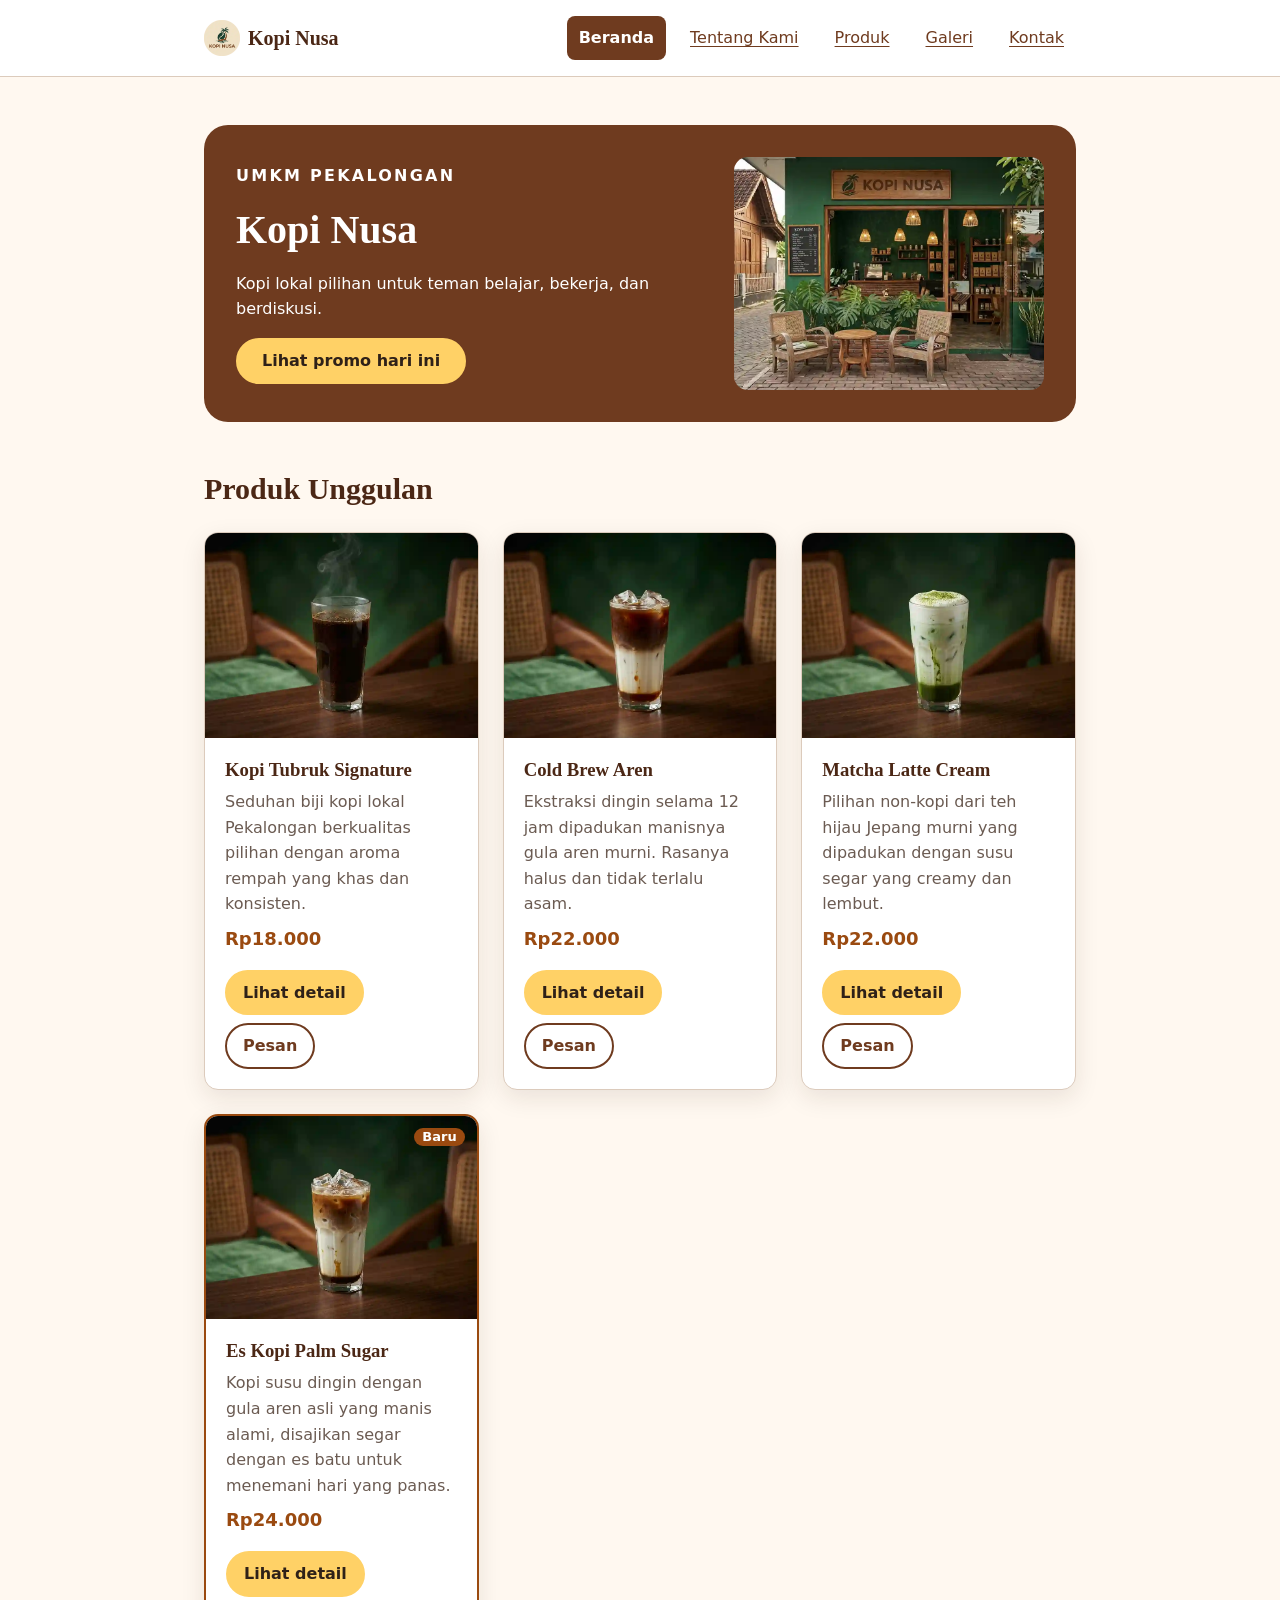
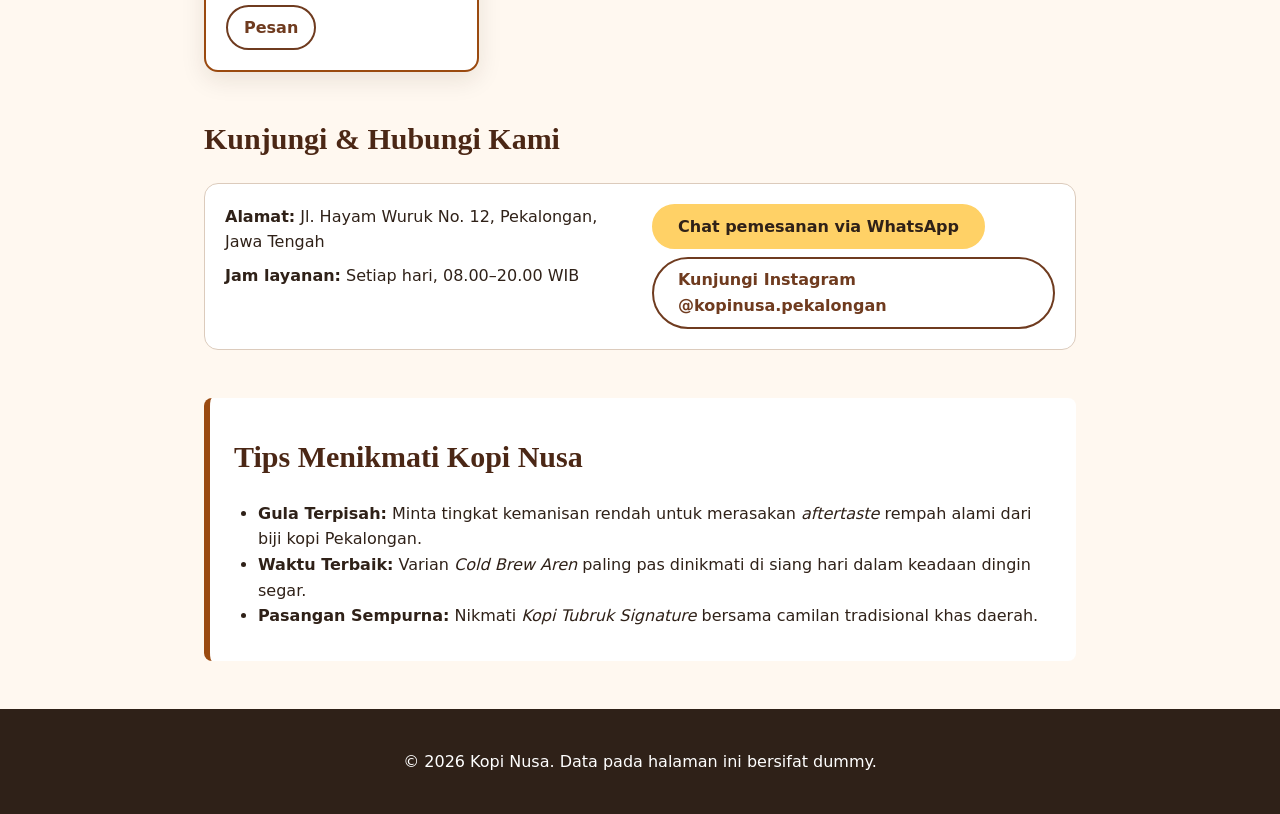
<file: index.html>
<!doctype html>
<html lang="id">

<head>
    <meta charset="utf-8" />
    <meta name="viewport" content="width=device-width, initial-scale=1" />
    <title>Kopi Nusa - Website UMKM</title>
    <link rel="stylesheet" href="css/style.css" />
    <link rel="icon" href="assets/images/logo_kopi_nusa_nw.webp" type="image/webp" />
    <script src="js/script.js" defer></script>

</head>

<body>
    <a class="skip-link" href="#konten">Lewati ke konten utama</a>
    <header class="site-header">
        <nav class="nav" aria-label="Navigasi utama">
            <a class="brand" href="index.html">
                <img class="brand-logo" src="assets/images/logo_kopi_nusa_nw.webp" width="72" height="72"
                    alt="Logo Kopi Nusa" />
                Kopi Nusa
            </a>
            <button class="nav-toggle" type="button" aria-label="Menu navigasi" aria-expanded="false"
                aria-controls="menu-utama">
                <span class="nav-toggle-icon" aria-hidden="true"></span>
            </button>
            <ul id="menu-utama">
                <li><a aria-current="page" href="index.html">Beranda</a></li>
                <li><a href="tentang.html">Tentang Kami</a></li>
                <li><a href="produk.html">Produk</a></li>
                <li><a href="galeri.html">Galeri</a></li>
                <li><a href="kontak.html">Kontak</a></li>
            </ul>
        </nav>
    </header>

    <main id="konten" class="page">

        <section class="hero" aria-labelledby="hero-title">
            <div class="hero-content">
                <p class="eyebrow">UMKM Pekalongan</p>
                <h1 id="hero-title">Kopi Nusa</h1>
                <p>Kopi lokal pilihan untuk teman belajar, bekerja, dan berdiskusi.</p>
                <button id="promoButton" type="button">Lihat promo hari ini</button>
            </div>
            <img class="hero-image" src="assets/images/view_depan_kopi_nusa_nw.webp" width="800" height="600"
                alt="Tampak depan kedai Kopi Nusa" />
        </section>

        <section class="produk-section" aria-labelledby="produk-title">
            <h2 id="produk-title">Produk Unggulan</h2>

            <div class="product-grid">
                <figure class="product-card">
                    <img class="product-photo" src="assets/images/kopi_tubruk_signature_nw.webp" width="800"
                        height="600" loading="lazy" alt="Segelas Kopi Tubruk Signature panas dengan uap mengepul" />
                    <figcaption class="product-body">
                        <h3>Kopi Tubruk Signature</h3>
                        <p class="desc">Seduhan biji kopi lokal Pekalongan berkualitas pilihan dengan aroma rempah yang
                            khas dan konsisten.</p>
                        <p class="price">Rp18.000</p>
                        <div class="card-actions">
                            <a class="card-link" href="produk.html"
                                aria-label="Lihat detail Kopi Tubruk Signature">Lihat detail</a>
                            <a class="card-link card-link-secondary" href="https://wa.me/6281234567890" target="_blank"
                                rel="noopener noreferrer"
                                aria-label="Pesan Kopi Tubruk Signature via WhatsApp">Pesan</a>
                        </div>
                    </figcaption>
                </figure>
                <figure class="product-card">
                    <img class="product-photo" src="assets/images/cold_brew_aren_nw.webp" width="800" height="600"
                        loading="lazy" alt="Segelas Cold Brew Aren dengan es batu" />
                    <figcaption class="product-body">
                        <h3>Cold Brew Aren</h3>
                        <p class="desc">Ekstraksi dingin selama 12 jam dipadukan manisnya gula aren murni. Rasanya halus
                            dan tidak terlalu asam.</p>
                        <p class="price">Rp22.000</p>
                        <div class="card-actions">
                            <a class="card-link" href="produk.html" aria-label="Lihat detail Cold Brew Aren">Lihat
                                detail</a>
                            <a class="card-link card-link-secondary" href="https://wa.me/6281234567890" target="_blank"
                                rel="noopener noreferrer" aria-label="Pesan Cold Brew Aren via WhatsApp">Pesan</a>
                        </div>
                    </figcaption>
                </figure>
                <figure class="product-card">
                    <img class="product-photo" src="assets/images/matcha_latte_cream_nw.webp" width="800" height="600"
                        loading="lazy" alt="Segelas Matcha Latte Cream dengan lapisan krim lembut" />
                    <figcaption class="product-body">
                        <h3>Matcha Latte Cream</h3>
                        <p class="desc">Pilihan non-kopi dari teh hijau Jepang murni yang dipadukan dengan susu segar
                            yang creamy dan lembut.</p>
                        <p class="price">Rp22.000</p>
                        <div class="card-actions">
                            <a class="card-link" href="produk.html" aria-label="Lihat detail Matcha Latte Cream">Lihat
                                detail</a>
                            <a class="card-link card-link-secondary" href="https://wa.me/6281234567890" target="_blank"
                                rel="noopener noreferrer" aria-label="Pesan Matcha Latte Cream via WhatsApp">Pesan</a>
                        </div>
                    </figcaption>
                </figure>
                <figure class="product-card product-card-new">
                    <img class="product-photo" src="assets/images/es_kopi_palm_sugar_nw.webp" width="800" height="600"
                        loading="lazy" alt="Segelas Es Kopi Palm Sugar dengan gradasi gula aren dan es batu" />
                    <figcaption class="product-body">
                        <h3>Es Kopi Palm Sugar <span class="product-badge">Baru</span></h3>
                        <p class="desc">Kopi susu dingin dengan gula aren asli yang manis alami, disajikan segar dengan
                            es batu untuk menemani hari yang panas.</p>
                        <p class="price">Rp24.000</p>
                        <div class="card-actions">
                            <a class="card-link" href="produk.html" aria-label="Lihat detail Es Kopi Palm Sugar">Lihat
                                detail</a>
                            <a class="card-link card-link-secondary" href="https://wa.me/6281234567890" target="_blank"
                                rel="noopener noreferrer" aria-label="Pesan Es Kopi Palm Sugar via WhatsApp">Pesan</a>
                        </div>
                    </figcaption>
                </figure>
            </div>
        </section>

        <section id="kontak" class="kontak-section" aria-labelledby="kontak-title">
            <h2 id="kontak-title">Kunjungi &amp; Hubungi Kami</h2>
            <div class="kontak-box">
                <div class="kontak-info">
                    <p><strong>Alamat:</strong> Jl. Hayam Wuruk No. 12, Pekalongan, Jawa Tengah</p>
                    <p><strong>Jam layanan:</strong> Setiap hari, 08.00–20.00 WIB</p>
                </div>
                <div class="kontak-aksi">
                    <a class="kontak-link" href="https://wa.me/6281234567890" target="_blank"
                        rel="noopener noreferrer">Chat pemesanan via WhatsApp</a>
                    <a class="kontak-link kontak-link-ig" href="https://instagram.com/kopinusa.pekalongan"
                        target="_blank" rel="noopener noreferrer">Kunjungi Instagram @kopinusa.pekalongan</a>
                </div>
            </div>
        </section>

        <aside class="tips-section" aria-labelledby="tips-title">
            <h2 id="tips-title">Tips Menikmati Kopi Nusa</h2>
            <ul class="tips-list">
                <li><strong>Gula Terpisah:</strong> Minta tingkat kemanisan rendah untuk merasakan <em>aftertaste</em>
                    rempah
                    alami dari biji kopi Pekalongan.</li>
                <li><strong>Waktu Terbaik:</strong> Varian <em>Cold Brew Aren</em> paling pas dinikmati di siang hari
                    dalam keadaan dingin segar.</li>
                <li><strong>Pasangan Sempurna:</strong> Nikmati <em>Kopi Tubruk Signature</em> bersama camilan
                    tradisional khas daerah.</li>
            </ul>
        </aside>

    </main>
    <footer class="site-footer">
        <p>&copy; 2026 Kopi Nusa. Data pada halaman ini bersifat dummy.</p>
    </footer>


</body>

</html>
</file>
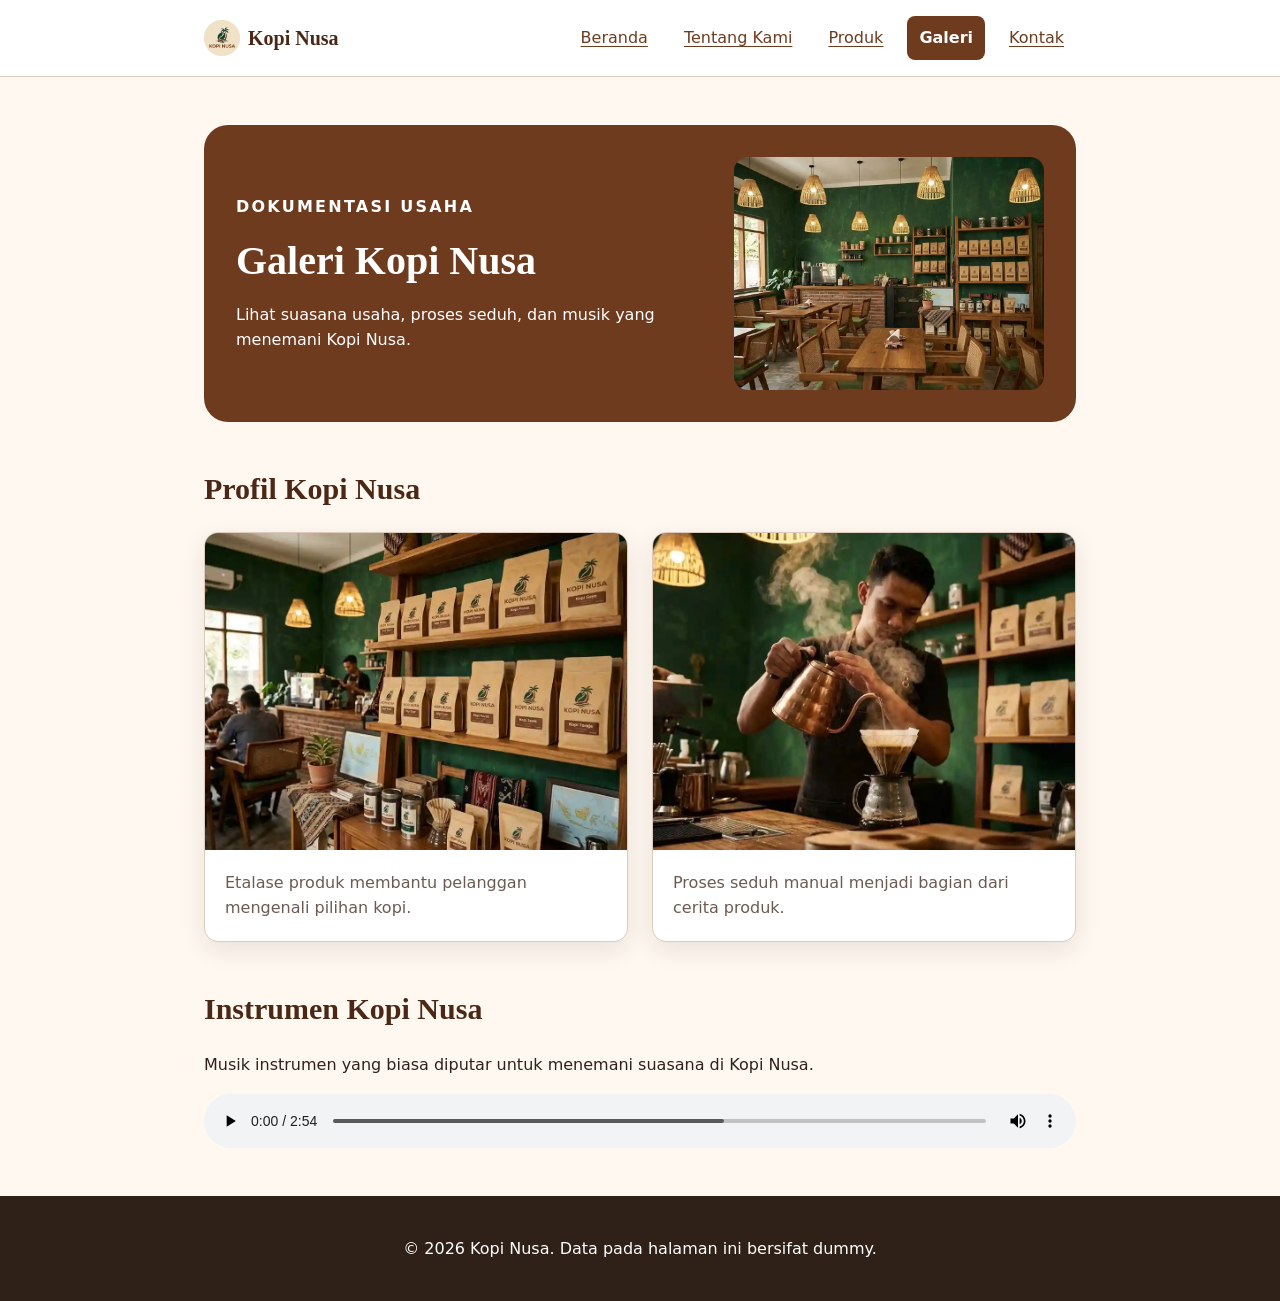
<file: galeri.html>
<!doctype html>
<html lang="id">

<head>
    <meta charset="utf-8" />
    <meta name="viewport" content="width=device-width, initial-scale=1" />
    <title>Galeri Kopi Nusa - Website UMKM</title>
    <link rel="stylesheet" href="css/style.css" />
    <link rel="icon" href="assets/images/logo_kopi_nusa_nw.webp" type="image/webp" />
    <script src="js/script.js" defer></script>
</head>

<body>
    <a class="skip-link" href="#konten">Lewati ke konten utama</a>
    <header class="site-header">
        <nav class="nav" aria-label="Navigasi utama">
            <a class="brand" href="index.html">
                <img class="brand-logo" src="assets/images/logo_kopi_nusa_nw.webp" width="72" height="72"
                    alt="Logo Kopi Nusa" />
                Kopi Nusa
            </a>
            <button class="nav-toggle" type="button" aria-label="Menu navigasi" aria-expanded="false"
                aria-controls="menu-utama">
                <span class="nav-toggle-icon" aria-hidden="true"></span>
            </button>
            <ul id="menu-utama">
                <li><a href="index.html">Beranda</a></li>
                <li><a href="tentang.html">Tentang Kami</a></li>
                <li><a href="produk.html">Produk</a></li>
                <li><a aria-current="page" href="galeri.html">Galeri</a></li>
                <li><a href="kontak.html">Kontak</a></li>
            </ul>
        </nav>
    </header>
    <main id="konten" class="page">
        <section class="hero" aria-labelledby="galeri-title">
            <div class="hero-content">
                <p class="eyebrow">Dokumentasi Usaha</p>
                <h1 id="galeri-title">Galeri Kopi Nusa</h1>
                <p>Lihat suasana usaha, proses seduh, dan musik yang menemani Kopi Nusa.</p>
            </div>
            <img class="hero-image" src="assets/images/suasana_kopi_nusa_nw.webp" width="800" height="600"
                alt="Suasana di dalam kedai Kopi Nusa" />
        </section>
        <section aria-labelledby="media-title">
            <h2 id="media-title">Profil Kopi Nusa</h2>
            <div class="gallery-grid">
                <figure class="media-card">
                    <img src="assets/images/etalase_produk.webp" width="800" height="600" loading="lazy"
                        alt="Etalase Kopi Nusa berisi kemasan kopi lokal" />
                    <figcaption>Etalase produk membantu pelanggan mengenali pilihan kopi.</figcaption>
                </figure>
                <figure class="media-card">
                    <img src="assets/images/foto_barista.webp" width="800" height="600" loading="lazy"
                        alt="Barista menuang air panas ke dripper kopi" />
                    <figcaption>Proses seduh manual menjadi bagian dari cerita produk.</figcaption>
                </figure>
            </div>
        </section>
        <section aria-labelledby="instrumen-title">
            <h2 id="instrumen-title">Instrumen Kopi Nusa</h2>
            <p id="instrumen-note">Musik instrumen yang biasa diputar untuk menemani suasana di Kopi Nusa.</p>
            <audio controls aria-describedby="instrumen-note" src="assets/audio/kopi_nusa_instrumen.mp3">
                Browser Anda tidak mendukung pemutar audio.
            </audio>
        </section>
    </main>
    <footer class="site-footer">
        <p>&copy; 2026 Kopi Nusa. Data pada halaman ini bersifat dummy.</p>
    </footer>

</body>

</html>
</file>
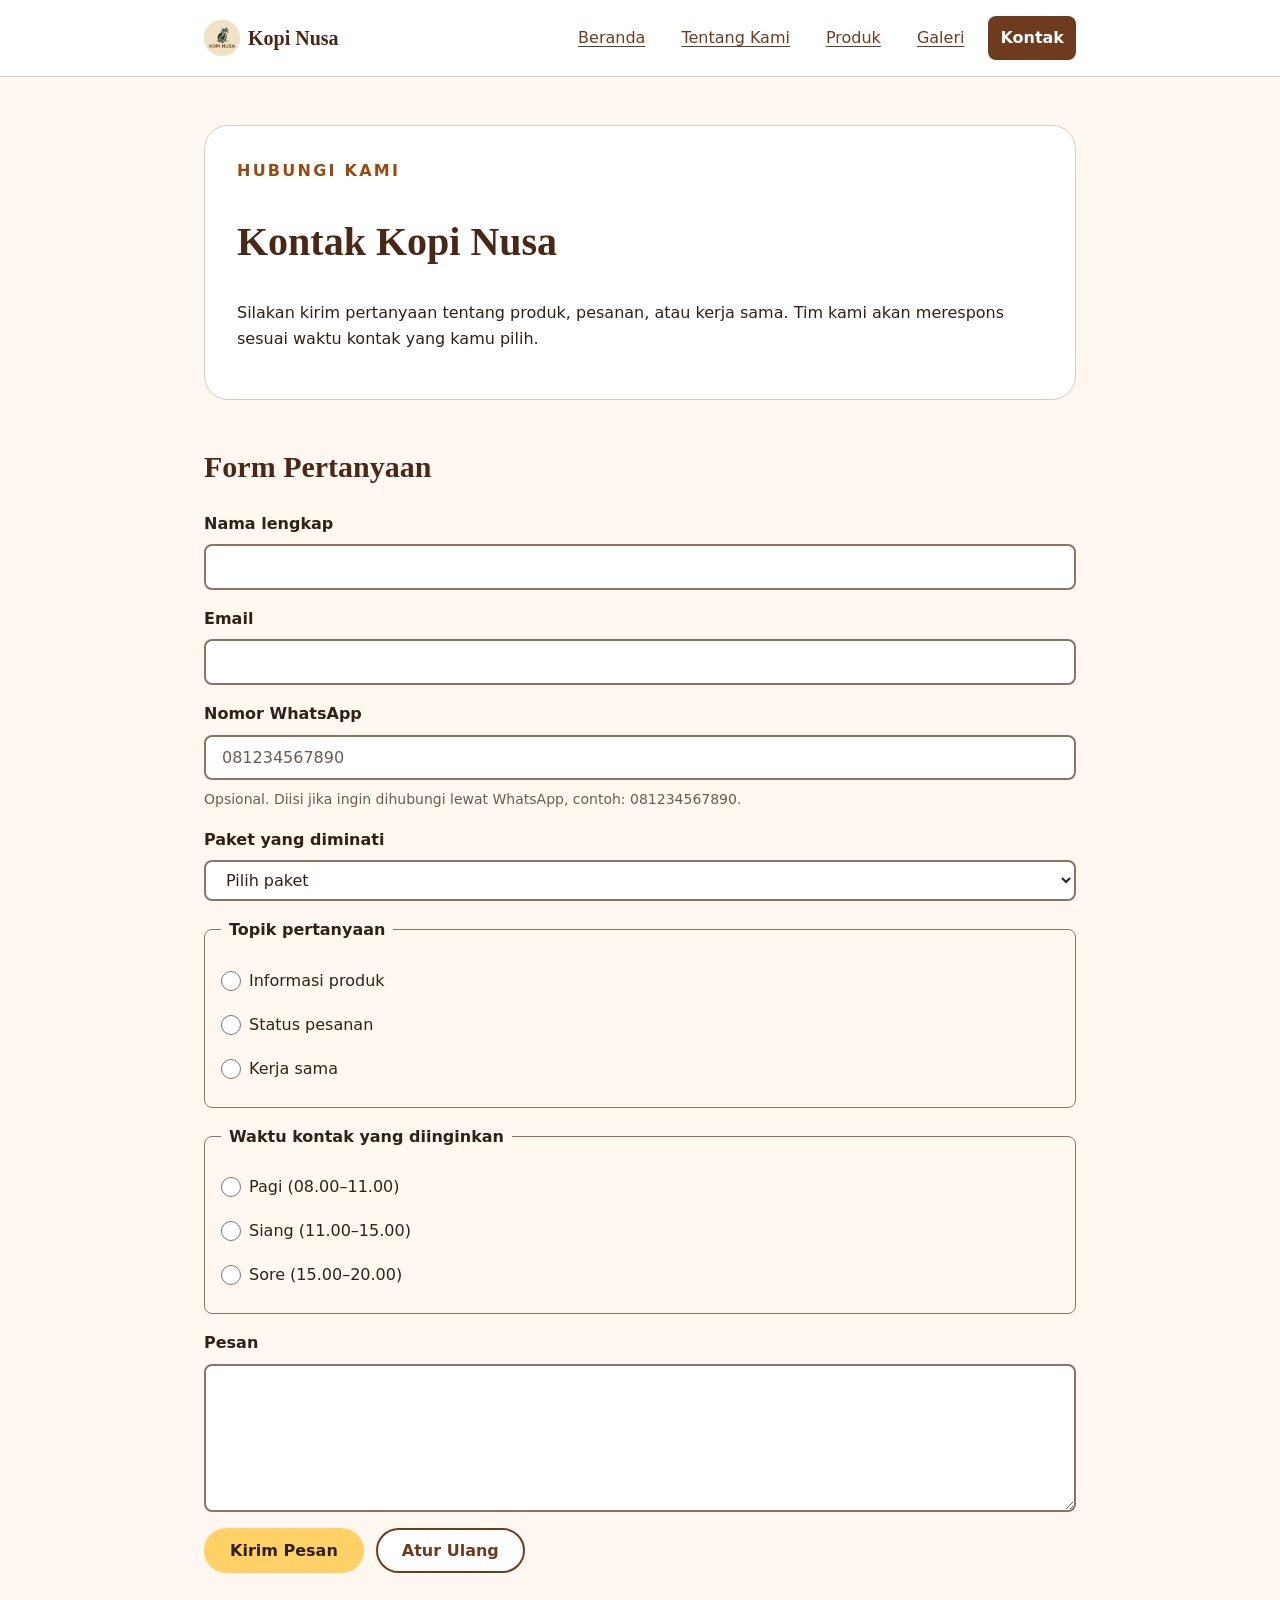
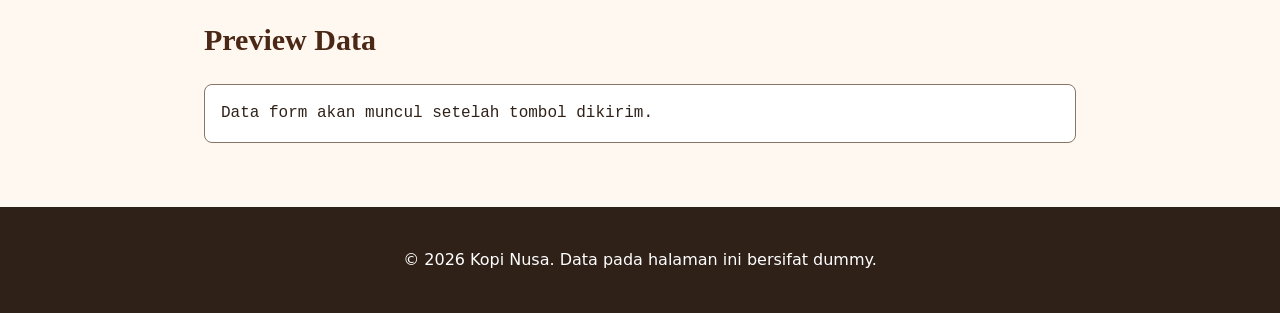
<file: kontak.html>
<!doctype html>
<html lang="id">

<head>
    <meta charset="utf-8" />
    <meta name="viewport" content="width=device-width, initial-scale=1" />
    <title>Kontak Kopi Nusa - Website UMKM</title>
    <link rel="stylesheet" href="css/style.css" />
    <link rel="icon" href="assets/images/logo_kopi_nusa_nw.webp" type="image/webp" />
    <script src="js/form.js" defer></script>
    <script src="js/script.js" defer></script>
</head>

<body>
    <a class="skip-link" href="#konten">Lewati ke konten utama</a>
    <header class="site-header">
        <nav class="nav" aria-label="Navigasi utama">
            <a class="brand" href="index.html">
                <img class="brand-logo" src="assets/images/logo_kopi_nusa_nw.webp" width="72" height="72"
                    alt="Logo Kopi Nusa" />
                Kopi Nusa
            </a>
            <button class="nav-toggle" type="button" aria-label="Menu navigasi" aria-expanded="false"
                aria-controls="menu-utama">
                <span class="nav-toggle-icon" aria-hidden="true"></span>
            </button>
            <ul id="menu-utama">
                <li><a href="index.html">Beranda</a></li>
                <li><a href="tentang.html">Tentang Kami</a></li>
                <li><a href="produk.html">Produk</a></li>
                <li><a href="galeri.html">Galeri</a></li>
                <li><a aria-current="page" href="kontak.html">Kontak</a></li>
            </ul>
        </nav>
    </header>
    <main id="konten" class="page">

        <section class="page-hero" aria-labelledby="kontak-hero-title">
            <p class="eyebrow">Hubungi Kami</p>
            <h1 id="kontak-hero-title">Kontak Kopi Nusa</h1>
            <p>Silakan kirim pertanyaan tentang produk, pesanan, atau kerja sama. Tim kami akan merespons sesuai
                waktu kontak yang kamu pilih.</p>
        </section>

        <section aria-labelledby="form-title">
            <h2 id="form-title">Form Pertanyaan</h2>

            <form id="form-kontak" action="#" method="post">
                <div class="field">
                    <label for="nama">Nama lengkap</label>
                    <input id="nama" name="nama" type="text" autocomplete="name" required minlength="3" />
                </div>

                <div class="field">
                    <label for="email">Email</label>
                    <input id="email" name="email" type="email" autocomplete="email" required />
                </div>

                <div class="field">
                    <label for="telepon">Nomor WhatsApp</label>
                    <input id="telepon" name="telepon" type="tel" autocomplete="tel" inputmode="tel"
                        placeholder="081234567890" aria-describedby="telepon-hint" />
                    <p id="telepon-hint" class="hint">Opsional. Diisi jika ingin dihubungi lewat WhatsApp, contoh:
                        081234567890.</p>
                </div>

                <div class="field">
                    <label for="paket">Paket yang diminati</label>
                    <select id="paket" name="paket" required>
                        <option value="">Pilih paket</option>
                        <option value="rumahan">Paket rumahan</option>
                        <option value="kantor">Paket kantor</option>
                        <option value="reseller">Paket reseller</option>
                    </select>
                </div>

                <fieldset>
                    <legend>Topik pertanyaan</legend>
                    <label><input type="radio" name="topik" value="produk" required /> Informasi produk</label>
                    <label><input type="radio" name="topik" value="pesanan" /> Status pesanan</label>
                    <label><input type="radio" name="topik" value="kerja-sama" /> Kerja sama</label>
                </fieldset>

                <fieldset>
                    <legend>Waktu kontak yang diinginkan</legend>
                    <label><input type="radio" name="waktu" value="pagi" /> Pagi (08.00–11.00)</label>
                    <label><input type="radio" name="waktu" value="siang" /> Siang (11.00–15.00)</label>
                    <label><input type="radio" name="waktu" value="sore" /> Sore (15.00–20.00)</label>
                </fieldset>

                <div class="field">
                    <label for="pesan">Pesan</label>
                    <textarea id="pesan" name="pesan" rows="5" required minlength="10"></textarea>
                </div>

                <div class="form-actions">
                    <button type="submit">Kirim Pesan</button>
                    <button class="button-secondary" type="reset">Atur Ulang</button>
                </div>
            </form>
        </section>

        <section aria-labelledby="preview-title">
            <h2 id="preview-title">Preview Data</h2>
            <pre id="preview-form" aria-live="polite">Data form akan muncul setelah tombol dikirim.</pre>
        </section>

    </main>
    <footer class="site-footer">
        <p>&copy; 2026 Kopi Nusa. Data pada halaman ini bersifat dummy.</p>
    </footer>

</body>

</html>
</file>
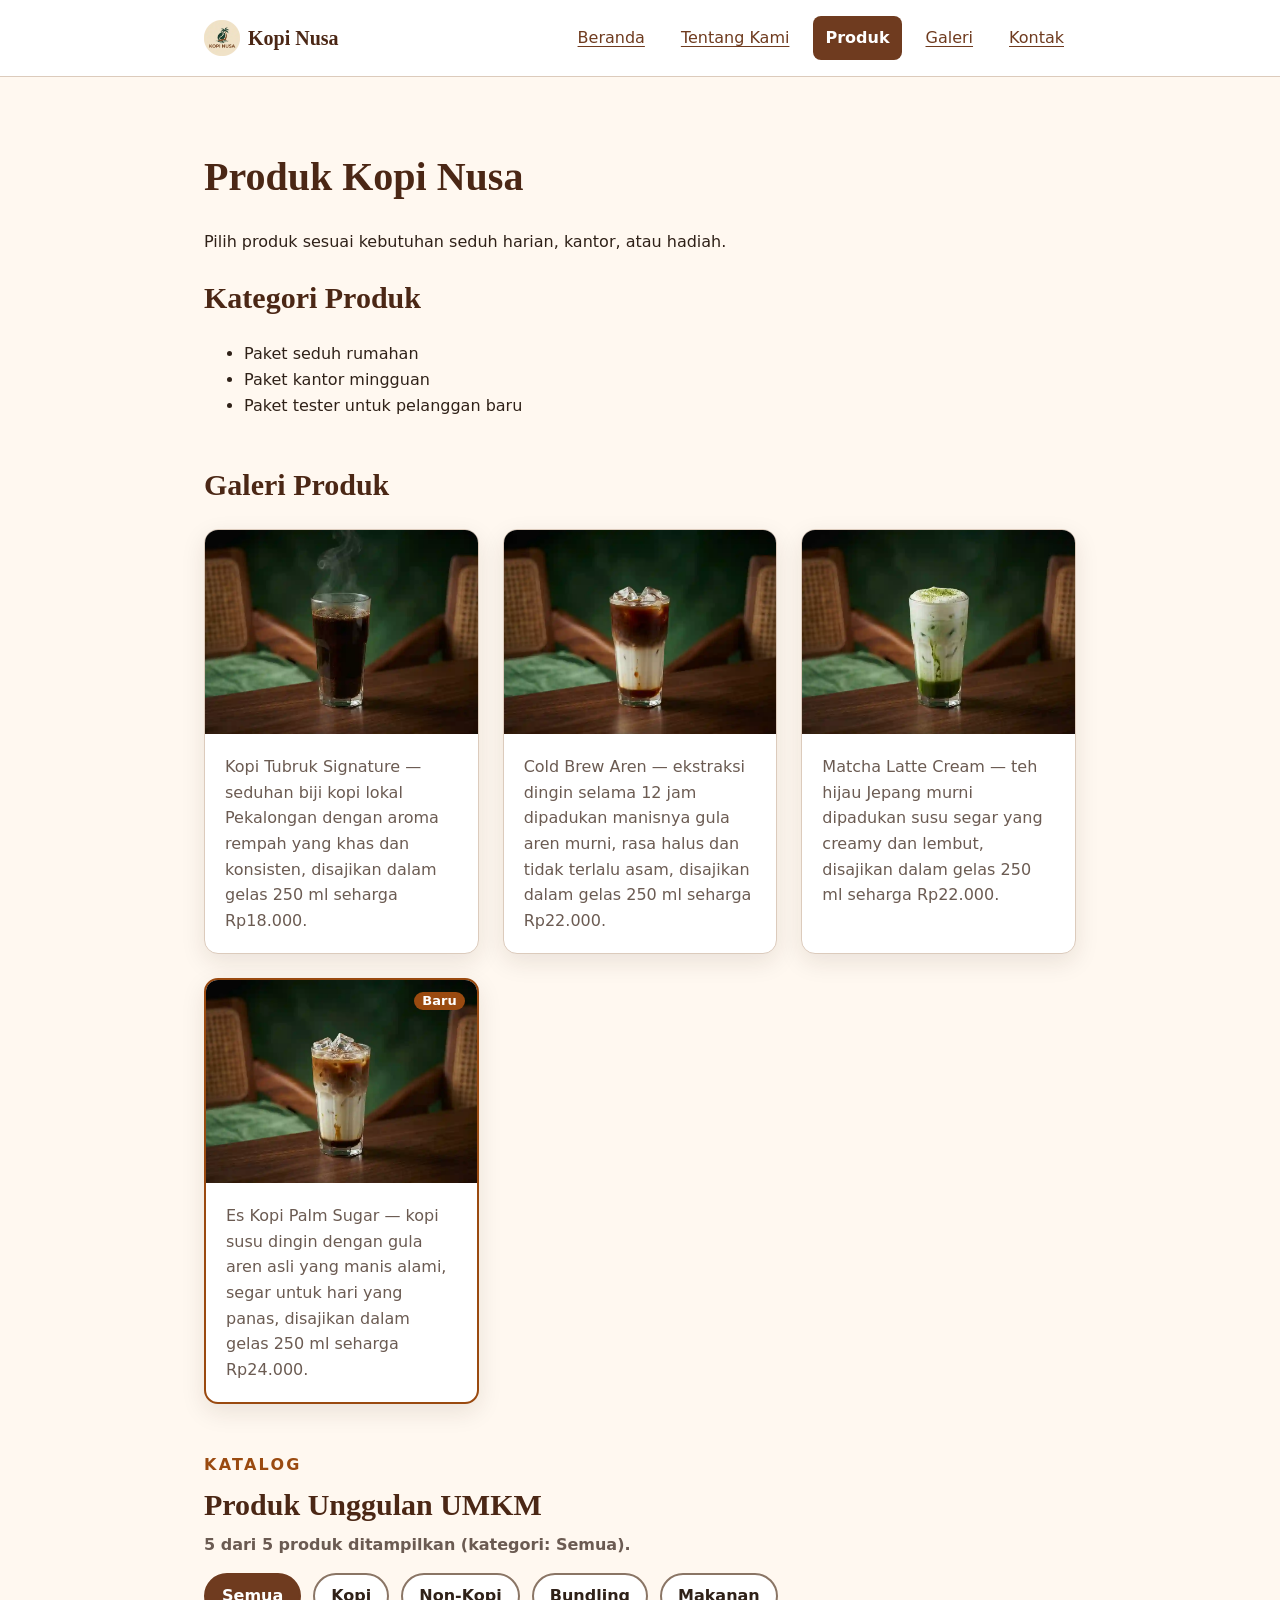
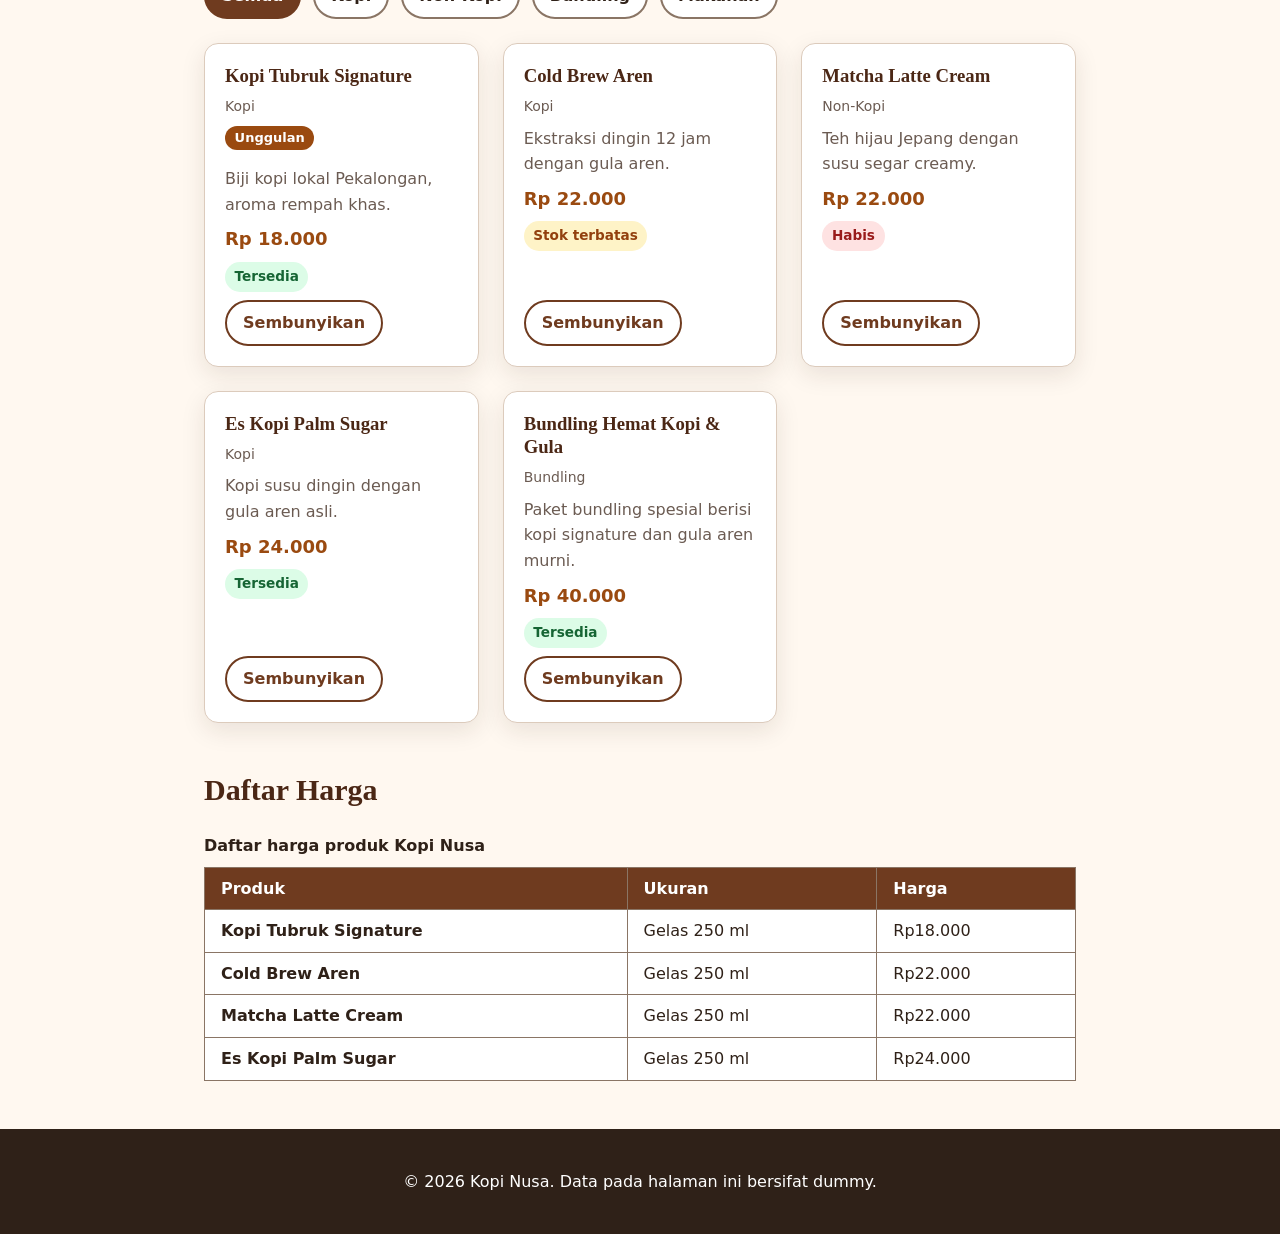
<file: produk.html>
<!doctype html>
<html lang="id">

<head>
    <meta charset="utf-8" />
    <meta name="viewport" content="width=device-width, initial-scale=1" />
    <title>Produk Kopi Nusa - Website UMKM</title>
    <link rel="stylesheet" href="css/style.css" />
    <link rel="icon" href="assets/images/logo_kopi_nusa_nw.webp" type="image/webp" />
    <script src="js/script.js" defer></script>
    <script src="js/app.js" defer></script>
</head>

<body>
    <a class="skip-link" href="#konten">Lewati ke konten utama</a>
    <header class="site-header">
        <nav class="nav" aria-label="Navigasi utama">
            <a class="brand" href="index.html">
                <img class="brand-logo" src="assets/images/logo_kopi_nusa_nw.webp" width="72" height="72"
                    alt="Logo Kopi Nusa" />
                Kopi Nusa
            </a>
            <button class="nav-toggle" type="button" aria-label="Menu navigasi" aria-expanded="false"
                aria-controls="menu-utama">
                <span class="nav-toggle-icon" aria-hidden="true"></span>
            </button>
            <ul id="menu-utama">
                <li><a href="index.html">Beranda</a></li>
                <li><a href="tentang.html">Tentang Kami</a></li>
                <li><a aria-current="page" href="produk.html">Produk</a></li>
                <li><a href="galeri.html">Galeri</a></li>
                <li><a href="kontak.html">Kontak</a></li>
            </ul>
        </nav>
    </header>
    <main id="konten" class="page">
        <h1>Produk Kopi Nusa</h1>
        <p>Pilih produk sesuai kebutuhan seduh harian, kantor, atau hadiah.</p>

        <section aria-labelledby="kategori-title">
            <h2 id="kategori-title">Kategori Produk</h2>
            <ul>
                <li>Paket seduh rumahan</li>
                <li>Paket kantor mingguan</li>
                <li>Paket tester untuk pelanggan baru</li>
            </ul>
        </section>

        <section class="product-gallery" aria-labelledby="galeri-produk-title">
            <h2 id="galeri-produk-title">Galeri Produk</h2>

            <div class="product-grid">
                <figure class="product-card">
                    <img src="assets/images/kopi_tubruk_signature_nw.webp" width="800" height="600" loading="lazy"
                        alt="Segelas Kopi Tubruk Signature panas dengan uap mengepul" />
                    <figcaption class="product-body">Kopi Tubruk Signature — seduhan biji kopi lokal Pekalongan dengan
                        aroma rempah yang khas dan konsisten, disajikan dalam gelas 250 ml seharga Rp18.000.
                    </figcaption>
                </figure>

                <figure class="product-card">
                    <img src="assets/images/cold_brew_aren_nw.webp" width="800" height="600" loading="lazy"
                        alt="Segelas Cold Brew Aren dengan es batu" />
                    <figcaption class="product-body">Cold Brew Aren — ekstraksi dingin selama 12 jam dipadukan manisnya
                        gula aren murni, rasa halus dan tidak terlalu asam, disajikan dalam gelas 250 ml seharga
                        Rp22.000.</figcaption>
                </figure>

                <figure class="product-card">
                    <img src="assets/images/matcha_latte_cream_nw.webp" width="800" height="600" loading="lazy"
                        alt="Segelas Matcha Latte Cream dengan lapisan krim lembut" />
                    <figcaption class="product-body">Matcha Latte Cream — teh hijau Jepang murni dipadukan susu segar
                        yang creamy dan lembut, disajikan dalam gelas 250 ml seharga Rp22.000.</figcaption>
                </figure>

                <figure class="product-card product-card-new">
                    <img src="assets/images/es_kopi_palm_sugar_nw.webp" width="800" height="600" loading="lazy"
                        alt="Segelas Es Kopi Palm Sugar dengan gradasi gula aren dan es batu" />
                    <figcaption class="product-body"><span class="product-badge">Baru</span> Es Kopi Palm Sugar — kopi
                        susu dingin dengan gula aren asli yang manis alami, segar untuk hari yang panas, disajikan dalam
                        gelas 250 ml seharga Rp24.000.</figcaption>
                </figure>
            </div>
        </section>

        <section class="product-section" aria-labelledby="produk-title">
            <div class="section-heading">
                <p class="eyebrow">Katalog</p>
                <h2 id="produk-title">Produk Unggulan UMKM</h2>
                <p id="produk-status" class="produk-status" aria-live="polite">Produk belum dimuat.</p>
            </div>

            <div class="filter-bar" role="group" aria-label="Filter kategori produk">
                <button type="button" class="filter-button is-active" data-filter="Semua"
                    aria-pressed="true">Semua</button>
                <button type="button" class="filter-button" data-filter="Kopi" aria-pressed="false">Kopi</button>
                <button type="button" class="filter-button" data-filter="Non-Kopi"
                    aria-pressed="false">Non-Kopi</button>
                <button type="button" class="filter-button" data-filter="Bundling"
                    aria-pressed="false">Bundling</button>
                <button type="button" class="filter-button" data-filter="Makanan" aria-pressed="false">Makanan</button>
            </div>

            <div id="produk-grid" class="product-grid"></div>
        </section>

        <section aria-labelledby="harga-title">
            <h2 id="harga-title">Daftar Harga</h2>
            <div class="table-scroll" role="region" aria-labelledby="daftar-harga-caption" tabindex="0">
                <table>
                    <caption id="daftar-harga-caption">Daftar harga produk Kopi Nusa</caption>
                    <thead>
                        <tr>
                            <th scope="col">Produk</th>
                            <th scope="col">Ukuran</th>
                            <th scope="col">Harga</th>
                        </tr>
                    </thead>
                    <tbody>
                        <tr>
                            <th scope="row">Kopi Tubruk Signature</th>
                            <td>Gelas 250 ml</td>
                            <td>Rp18.000</td>
                        </tr>
                        <tr>
                            <th scope="row">Cold Brew Aren</th>
                            <td>Gelas 250 ml</td>
                            <td>Rp22.000</td>
                        </tr>
                        <tr>
                            <th scope="row">Matcha Latte Cream</th>
                            <td>Gelas 250 ml</td>
                            <td>Rp22.000</td>
                        </tr>
                        <tr>
                            <th scope="row">Es Kopi Palm Sugar</th>
                            <td>Gelas 250 ml</td>
                            <td>Rp24.000</td>
                        </tr>
                    </tbody>
                </table>
            </div>
        </section>
    </main>
    <footer class="site-footer">
        <p>&copy; 2026 Kopi Nusa. Data pada halaman ini bersifat dummy.</p>
    </footer>

</body>

</html>
</file>
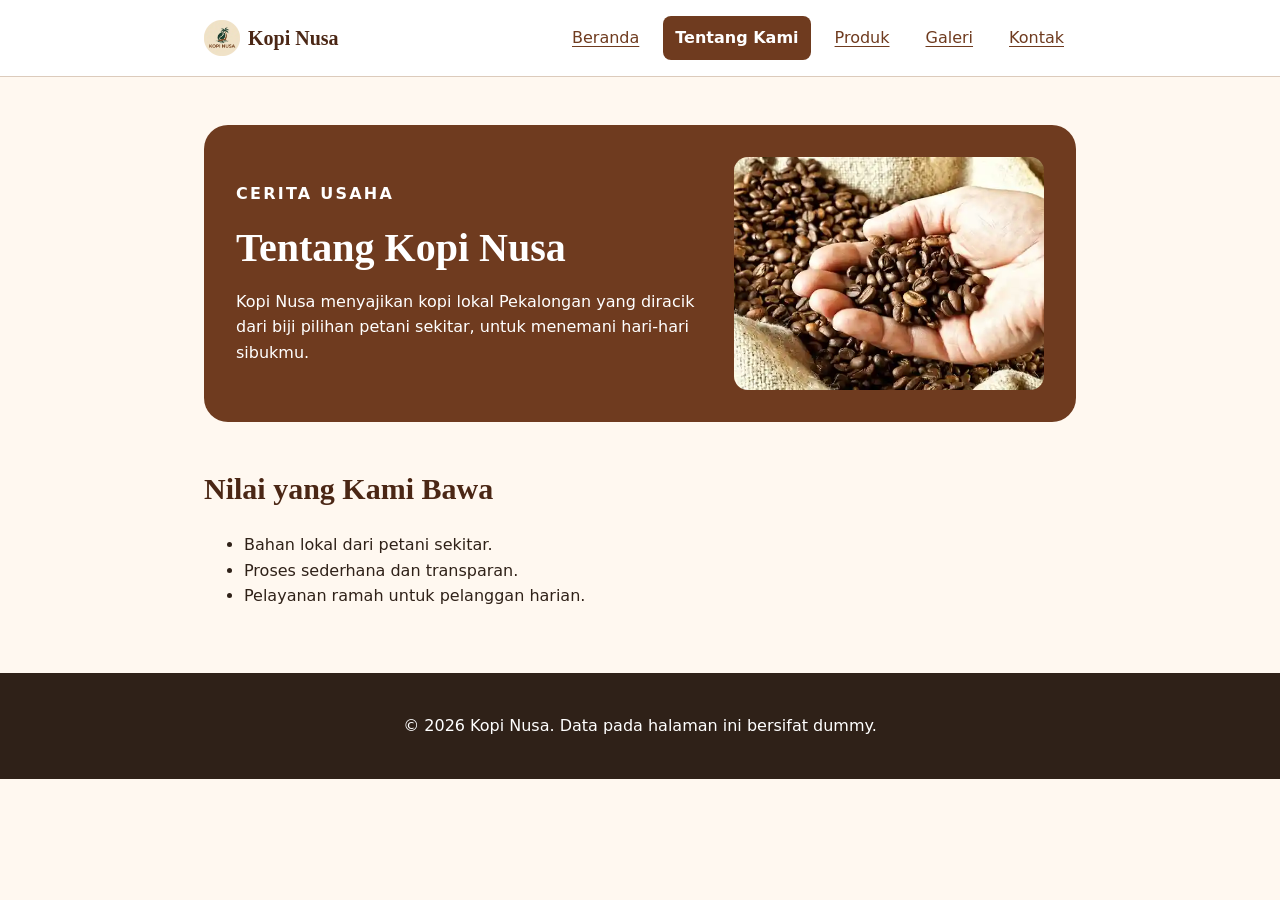
<file: tentang.html>
<!doctype html>
<html lang="id">

<head>
    <meta charset="utf-8" />
    <meta name="viewport" content="width=device-width, initial-scale=1" />
    <title>Tentang Kopi Nusa - Website UMKM</title>
    <link rel="stylesheet" href="css/style.css" />
    <link rel="icon" href="assets/images/logo_kopi_nusa_nw.webp" type="image/webp" />
    <script src="js/script.js" defer></script>
</head>

<body>
    <a class="skip-link" href="#konten">Lewati ke konten utama</a>
    <header class="site-header">
        <nav class="nav" aria-label="Navigasi utama">
            <a class="brand" href="index.html">
                <img class="brand-logo" src="assets/images/logo_kopi_nusa_nw.webp" width="72" height="72"
                    alt="Logo Kopi Nusa" />
                Kopi Nusa
            </a>
            <button class="nav-toggle" type="button" aria-label="Menu navigasi" aria-expanded="false"
                aria-controls="menu-utama">
                <span class="nav-toggle-icon" aria-hidden="true"></span>
            </button>
            <ul id="menu-utama">
                <li><a href="index.html">Beranda</a></li>
                <li><a aria-current="page" href="tentang.html">Tentang Kami</a></li>
                <li><a href="produk.html">Produk</a></li>
                <li><a href="galeri.html">Galeri</a></li>
                <li><a href="kontak.html">Kontak</a></li>
            </ul>
        </nav>
    </header>
    <main id="konten" class="page">
        <section class="hero" aria-labelledby="tentang-title">
            <div class="hero-content">
                <p class="eyebrow">Cerita Usaha</p>
                <h1 id="tentang-title">Tentang Kopi Nusa</h1>
                <p>Kopi Nusa menyajikan kopi lokal Pekalongan yang diracik dari biji pilihan petani sekitar, untuk
                    menemani
                    hari-hari sibukmu.</p>
            </div>
            <img class="hero-image" src="assets/images/biji_kopi_petani_nw.webp" width="800" height="600"
                alt="Biji kopi dari petani sekitar Pekalongan" />
        </section>
        <section class="nilai-section" aria-labelledby="nilai-title">
            <h2 id="nilai-title">Nilai yang Kami Bawa</h2>
            <ul>
                <li>Bahan lokal dari petani sekitar.</li>
                <li>Proses sederhana dan transparan.</li>
                <li>Pelayanan ramah untuk pelanggan harian.</li>
            </ul>
        </section>
    </main>
    <footer class="site-footer">
        <p>&copy; 2026 Kopi Nusa. Data pada halaman ini bersifat dummy.</p>
    </footer>

</body>

</html>
</file>
<file: css/style.css>
:root {
    --color-primary: #6f3b1f;
    --color-primary-strong: #4b2715;
    --color-text: #2f2118;
    --color-muted: #6b5b52;
    --color-surface: #ffffff;
    --color-surface-soft: #fff8f0;
    --color-border: #dccbbc;
    --color-focus: #1d4ed8;
    --space-1: 0.5rem;
    --space-2: 0.75rem;
    --space-3: 1rem;
    --space-4: 1.5rem;
    --space-5: 2rem;
    --radius-sm: 0.5rem;
    --radius-md: 0.875rem;
    --shadow-card: 0 0.5rem 1.5rem rgb(47 33 24 / 0.1);

    --color-accent-text: #9a4a10;
    --color-interactive-bg: #ffd166;
    --color-interactive-hover: #ffbf3d;
    --color-focus-inverse: #ffd166;
    --color-border-strong: #8a7565;

    --radius-lg: 1.5rem;
    --radius-pill: 999px;

    --font-body: system-ui, -apple-system, BlinkMacSystemFont, "Segoe UI", sans-serif;
    --font-heading: Georgia, "Times New Roman", serif;

    --page-max: 57.5rem;
    --page-gutter: clamp(1rem, 4vw, 1.5rem);
    --space-section: clamp(1.5rem, 1rem + 3vw, 3rem);
    --space-hero: clamp(1.25rem, 0.5rem + 4vw, 2rem);
    --space-card: clamp(0.75rem, 2vw, 1.25rem);
    --fs-h1: clamp(1.75rem, 1.25rem + 2.5vw, 2.5rem);
    --fs-h2: clamp(1.375rem, 1.1rem + 1.5vw, 1.875rem);
    --touch-min: 2.75rem;
}

*,
*::before,
*::after {
    box-sizing: border-box;
}

html {
    color-scheme: light;
}

body {
    margin: 0;
    color: var(--color-text);
    background: var(--color-surface-soft);
    font-family: var(--font-body);
    font-size: 1rem;
    line-height: 1.6;
    overflow-wrap: break-word;
}

h1,
h2,
h3 {
    color: var(--color-primary-strong);
    font-family: var(--font-heading);
    line-height: 1.25;
}

h1 {
    font-size: var(--fs-h1);
}

h2 {
    font-size: var(--fs-h2);
}

a {
    color: var(--color-primary);
    text-decoration: underline;
    text-underline-offset: 0.2em;
}

a:hover {
    color: var(--color-primary-strong);
    text-decoration-thickness: 3px;
}

img {
    max-width: 100%;
    height: auto;
}

figure {
    margin: 0 0 var(--space-4);
}

figcaption {
    margin-top: var(--space-1);
    color: var(--color-muted);
}

.page {
    width: min(100%, var(--page-max));
    margin-inline: auto;
    padding: var(--space-section) var(--page-gutter);
}

.page>section+section,
.page>aside {
    margin-top: var(--space-section);
}

.eyebrow {
    margin: 0 0 var(--space-1);
    color: var(--color-accent-text);
    font-weight: 700;
    letter-spacing: 0.14em;
    text-transform: uppercase;
}

.hint {
    margin: var(--space-1) 0 0;
    color: var(--color-muted);
    font-size: 0.875rem;
}

.skip-link {
    position: absolute;
    left: -9999px;
    z-index: 10;
    padding: var(--space-1) var(--space-3);
    color: var(--color-surface);
    background: var(--color-text);
}

.skip-link:focus {
    top: var(--space-1);
    left: var(--space-1);
}

a:focus-visible,
button:focus-visible,
input:focus-visible,
select:focus-visible,
textarea:focus-visible {
    outline: 3px solid var(--color-focus);
    outline-offset: 3px;
}

.hero a:focus-visible,
.hero button:focus-visible,
.site-footer a:focus-visible,
.skip-link:focus-visible {
    outline-color: var(--color-focus-inverse);
}

.site-header {
    padding: var(--space-3) var(--page-gutter);
    background: var(--color-surface);
    border-bottom: 1px solid var(--color-border);
}

.nav {
    display: flex;
    flex-direction: row;
    flex-wrap: wrap;
    align-items: center;
    justify-content: space-between;
    gap: var(--space-1) var(--space-3);
    width: min(100%, calc(var(--page-max) - 2 * var(--page-gutter)));
    margin-inline: auto;
}

.nav ul {
    display: flex;
    flex-direction: row;
    flex-wrap: wrap;
    align-items: center;
    gap: var(--space-1) var(--space-2);
    padding: 0;
    margin: 0;
    list-style: none;
}

.brand {
    display: inline-flex;
    align-items: center;
    gap: var(--space-1);
    color: var(--color-primary-strong);
    font-family: var(--font-heading);
    font-size: 1.25rem;
    font-weight: 800;
    text-decoration: none;
}

.brand-logo {
    flex-shrink: 0;
    width: 2.25rem;
    height: 2.25rem;
}

.nav li a {
    display: inline-flex;
    align-items: center;
    min-height: var(--touch-min);
    padding: 0 var(--space-2);
    border-radius: var(--radius-sm);
}

.nav li a[aria-current="page"] {
    color: var(--color-surface);
    background: var(--color-primary);
    font-weight: 800;
    text-decoration: none;
}

.nav .nav-toggle {
    display: none;
    align-items: center;
    justify-content: center;
    width: var(--touch-min);
    height: var(--touch-min);
    padding: 0;
    color: var(--color-primary-strong);
    background: var(--color-surface);
    border: 2px solid var(--color-primary);
    border-radius: var(--radius-sm);
}

.nav .nav-toggle:hover {
    color: var(--color-surface);
    background: var(--color-primary);
    border-color: var(--color-primary);
}

.nav-toggle-icon,
.nav-toggle-icon::before,
.nav-toggle-icon::after {
    display: block;
    width: 1.25rem;
    height: 2px;
    background: currentcolor;
    border-radius: var(--radius-pill);
    transition: transform 0.2s ease, background-color 0.2s ease;
}

.nav-toggle-icon {
    position: relative;
}

.nav-toggle-icon::before,
.nav-toggle-icon::after {
    position: absolute;
    left: 0;
    content: "";
}

.nav-toggle-icon::before {
    top: -0.4rem;
}

.nav-toggle-icon::after {
    top: 0.4rem;
}

.nav-toggle[aria-expanded="true"] .nav-toggle-icon {
    background: transparent;
}

.nav-toggle[aria-expanded="true"] .nav-toggle-icon::before {
    transform: translateY(0.4rem) rotate(45deg);
}

.nav-toggle[aria-expanded="true"] .nav-toggle-icon::after {
    transform: translateY(-0.4rem) rotate(-45deg);
}

button,
.kontak-link,
.card-link {
    display: inline-block;
    padding: var(--space-1) var(--space-4);
    color: var(--color-text);
    font: inherit;
    font-weight: 700;
    text-decoration: none;
    cursor: pointer;
    background: var(--color-interactive-bg);
    border: 2px solid var(--color-interactive-bg);
    border-radius: var(--radius-pill);
}

.kontak-link {
    overflow-wrap: anywhere;
}

button:hover,
.kontak-link:hover,
.card-link:hover {
    color: var(--color-text);
    background: var(--color-interactive-hover);
    border-color: var(--color-interactive-hover);
}

.card-link {
    padding: var(--space-1) var(--space-3);
}

.kontak-link-ig,
.card-link-secondary,
.button-secondary {
    color: var(--color-primary);
    background: var(--color-surface);
    border-color: var(--color-primary);
}

.kontak-link-ig:hover,
.card-link-secondary:hover,
.button-secondary:hover {
    color: var(--color-surface);
    background: var(--color-primary);
    border-color: var(--color-primary);
}

.hero {
    display: grid;
    grid-template-columns: minmax(0, 1fr);
    gap: var(--space-hero);
    align-items: center;
    padding: var(--space-hero);
    color: var(--color-surface);
    background: var(--color-primary);
    border-radius: var(--radius-lg);
}

.hero-content {
    display: flex;
    flex-direction: column;
    align-items: flex-start;
    gap: var(--space-3);
}

.hero-content>* {
    margin: 0;
}

.hero h1,
.hero .eyebrow {
    color: var(--color-surface);
}

.hero-image {
    display: block;
    width: 100%;
    max-height: min(70vh, 28rem);
    aspect-ratio: 4 / 3;
    object-fit: cover;
    border-radius: var(--radius-md);
}

.page-hero {
    padding: var(--space-hero);
    margin-bottom: var(--space-4);
    background: var(--color-surface);
    border: 1px solid var(--color-border);
    border-radius: var(--radius-lg);
}

.product-grid,
.gallery-grid {
    display: grid;
    grid-template-columns: minmax(0, 1fr);
    gap: var(--space-4);
}

.product-grid {
    align-items: stretch;
}

.gallery-grid {
    align-items: start;
}

.product-card {
    position: relative;
    display: flex;
    flex-direction: column;
    margin: 0;
    overflow: hidden;
    background: var(--color-surface);
    border: 1px solid var(--color-border);
    border-radius: var(--radius-md);
    box-shadow: var(--shadow-card);
}

.product-card-new {
    border: 2px solid var(--color-accent-text);
}

.product-photo,
.product-card img {
    display: block;
    width: 100%;
    aspect-ratio: 4 / 3;
    object-fit: cover;
}

.product-body {
    display: flex;
    flex: 1;
    flex-direction: column;
    gap: var(--space-1);
    padding: var(--space-card);
    margin: 0;
}

.product-body h3,
.product-body p {
    margin: 0;
}

.price {
    color: var(--color-accent-text);
    font-size: 1.125rem;
    font-weight: 800;
}

.card-actions {
    display: flex;
    flex-direction: row;
    flex-wrap: wrap;
    align-items: center;
    gap: var(--space-1);
    margin-top: auto;
    padding-top: var(--space-1);
}

.product-badge {
    position: absolute;
    top: var(--space-2);
    right: var(--space-2);
    display: inline-block;
    padding: 0 var(--space-1);
    color: var(--color-surface);
    font-family: var(--font-body);
    font-size: 0.8125rem;
    font-weight: 700;
    line-height: 1.4;
    background: var(--color-accent-text);
    border-radius: var(--radius-pill);
}

.product-card figcaption.product-body {
    margin: 0;
    color: var(--color-muted);
}

.media-card {
    margin: 0;
    overflow: hidden;
    background: var(--color-surface);
    border: 1px solid var(--color-border);
    border-radius: var(--radius-md);
    box-shadow: var(--shadow-card);
}

.media-card img {
    display: block;
    width: 100%;
    aspect-ratio: 4 / 3;
    object-fit: cover;
}

.media-card figcaption {
    padding: var(--space-card);
    margin: 0;
}

audio {
    display: block;
    width: 100%;
}

.kontak-box {
    display: flex;
    flex-direction: row;
    flex-wrap: wrap;
    align-items: flex-start;
    gap: var(--space-4);
    padding: var(--space-card);
    background: var(--color-surface);
    border: 1px solid var(--color-border);
    border-radius: var(--radius-md);
}

.kontak-info,
.kontak-aksi {
    flex: 1 1 16rem;
    min-width: 0;
}

.kontak-info p {
    margin: 0 0 var(--space-1);
}

.kontak-aksi {
    display: flex;
    flex-direction: column;
    align-items: flex-start;
    gap: var(--space-1);
}

.tips-section {
    padding: var(--space-3) var(--space-4);
    background: var(--color-surface);
    border-left: 6px solid var(--color-accent-text);
    border-radius: var(--radius-sm);
}

.tips-list {
    padding-left: var(--space-4);
}

table {
    width: 100%;
    background: var(--color-surface);
    border-collapse: collapse;
}

caption {
    margin-bottom: var(--space-1);
    font-weight: 700;
    text-align: left;
}

th,
td {
    padding: var(--space-1) var(--space-3);
    text-align: left;
    border: 1px solid var(--color-border-strong);
}

thead th {
    color: var(--color-surface);
    background: var(--color-primary);
}

.table-scroll {
    max-width: 100%;
    overflow-x: auto;
}

.table-scroll:focus-visible {
    outline: 3px solid var(--color-focus);
    outline-offset: 3px;
}

.table-scroll table {
    min-width: max(40rem, 100%);
}

.field {
    margin-bottom: var(--space-3);
}

.field label {
    display: block;
    margin-bottom: var(--space-1);
    font-weight: 700;
}

input[type="text"],
input[type="email"],
input[type="tel"],
select,
textarea {
    display: block;
    width: 100%;
    padding: var(--space-1) var(--space-3);
    color: var(--color-text);
    font: inherit;
    background: var(--color-surface);
    border: 2px solid var(--color-border-strong);
    border-radius: var(--radius-sm);
}

input::placeholder,
textarea::placeholder {
    color: var(--color-muted);
}

input:focus-visible,
select:focus-visible,
textarea:focus-visible {
    border-color: var(--color-focus);
}

fieldset {
    min-width: 0;
    padding: var(--space-3);
    margin: 0 0 var(--space-3);
    border: 1px solid var(--color-border-strong);
    border-radius: var(--radius-sm);
}

legend {
    padding: 0 var(--space-1);
    font-weight: 700;
}

fieldset label {
    display: flex;
    align-items: center;
    gap: var(--space-1);
    min-height: var(--touch-min);
}

input[type="radio"] {
    flex-shrink: 0;
    width: 1.25rem;
    height: 1.25rem;
    margin: 0;
    accent-color: var(--color-primary);
}

.form-actions {
    display: flex;
    flex-direction: row;
    flex-wrap: wrap;
    align-items: center;
    gap: var(--space-2);
}

#preview-form {
    padding: var(--space-3);
    white-space: pre-wrap;
    background: var(--color-surface);
    border: 1px solid var(--color-border-strong);
    border-radius: var(--radius-sm);
}

.site-footer {
    padding: var(--space-4);
    color: var(--color-surface);
    text-align: center;
    background: var(--color-text);
}

@media (max-width: 59.9375rem) {
    .js .nav .nav-toggle {
        display: inline-flex;
    }

    .js .nav ul {
        display: none;
        flex-direction: column;
        flex-wrap: nowrap;
        align-items: stretch;
        flex-basis: 100%;
        padding-top: var(--space-1);
        border-top: 1px solid var(--color-border);
    }

    .js .nav ul.is-open {
        display: flex;
    }

    .js .nav li a {
        width: 100%;
    }
}

@media (prefers-reduced-motion: reduce) {

    .nav-toggle-icon,
    .nav-toggle-icon::before,
    .nav-toggle-icon::after {
        transition: none;
    }
}

@media (min-width: 42rem) {
    .gallery-grid {
        grid-template-columns: repeat(2, minmax(0, 1fr));
    }
}

@media (min-width: 48rem) {
    .hero {
        grid-template-columns: minmax(0, 1.2fr) minmax(0, 0.8fr);
    }

    .product-grid {
        grid-template-columns: repeat(2, minmax(0, 1fr));
    }
}

@media (min-width: 60rem) {
    .product-grid {
        grid-template-columns: repeat(3, minmax(0, 1fr));
    }
}

.js-product-grid {
    display: grid;
    grid-template-columns: repeat(auto-fit, minmax(14rem, 1fr));
    gap: var(--space-4);
}

.js-product-card {
    padding: var(--space-4);
    border: 1px solid var(--color-border);
    border-radius: var(--radius-lg);
    background: var(--color-surface);
}

.stock-badge {
    display: inline-flex;
    margin-block-start: var(--space-2);
    padding: 0.25rem 0.6rem;
    border-radius: 999px;
    font-size: 0.85rem;
    font-weight: 700;
    background: #dcfce7;
    color: #166534;
}

.stock-badge.warning {
    background: #fef3c7;
    color: #92400e;
}

.stock-badge.empty {
    background: #fee2e2;
    color: #991b1b;
}

.js-product-card {
    position: relative;
}

.badge-unggulan {
    display: inline-block;
    margin-block-end: var(--space-1);
    padding: 0.125rem 0.6rem;
    border-radius: var(--radius-pill);
    background: var(--color-accent-text);
    color: var(--color-surface);
    font-size: 0.8125rem;
    font-weight: 700;
}

.price-normal {
    color: var(--color-muted);
    font-weight: 400;
    margin-inline-end: var(--space-1);
}

.price-promo {
    color: var(--color-accent-text);
}

.diskon-label {
    margin-inline-start: var(--space-1);
    padding: 0 0.4rem;
    border-radius: var(--radius-sm);
    background: #fee2e2;
    color: #991b1b;
    font-size: 0.8125rem;
}

#produk-unggulan {
    font-weight: 700;
    color: var(--color-primary, #6f3b1f);
}

.section-heading {
    margin-block-end: var(--space-3);
}

.section-heading h2,
.section-heading p {
    margin: 0 0 var(--space-1);
}

.produk-status {
    color: var(--color-muted);
    font-weight: 700;
}

.filter-bar {
    display: flex;
    flex-wrap: wrap;
    gap: var(--space-2);
    margin-block: var(--space-3) var(--space-4);
}

.filter-button {
    min-height: var(--touch-min);
    padding: var(--space-1) var(--space-3);
    color: var(--color-text);
    background: var(--color-surface);
    border: 2px solid var(--color-border-strong);
}

.filter-button:hover {
    color: var(--color-text);
    background: var(--color-interactive-bg);
    border-color: var(--color-primary);
}

.filter-button.is-active,
.filter-button.is-active:hover {
    color: var(--color-surface);
    background: var(--color-primary);
    border-color: var(--color-primary);
}

.product-body .category-note {
    color: var(--color-muted);
    font-size: 0.875rem;
}

.product-body .desc {
    color: var(--color-muted);
}

.product-body .stock-badge,
.product-body .badge-unggulan {
    align-self: flex-start;
}

.product-body .stock-badge {
    margin-block-start: 0;
}

.ghost-button {
    align-self: flex-start;
    margin-block-start: auto;
    padding: var(--space-1) var(--space-3);
    color: var(--color-primary);
    background: var(--color-surface);
    border-color: var(--color-primary);
}

.ghost-button:hover {
    color: var(--color-surface);
    background: var(--color-primary);
    border-color: var(--color-primary);
}

.empty-state {
    grid-column: 1 / -1;
    padding: var(--space-4);
    margin: 0;
    color: var(--color-muted);
    text-align: center;
    background: var(--color-surface);
    border: 2px dashed var(--color-border-strong);
    border-radius: var(--radius-md);
}
</file>
